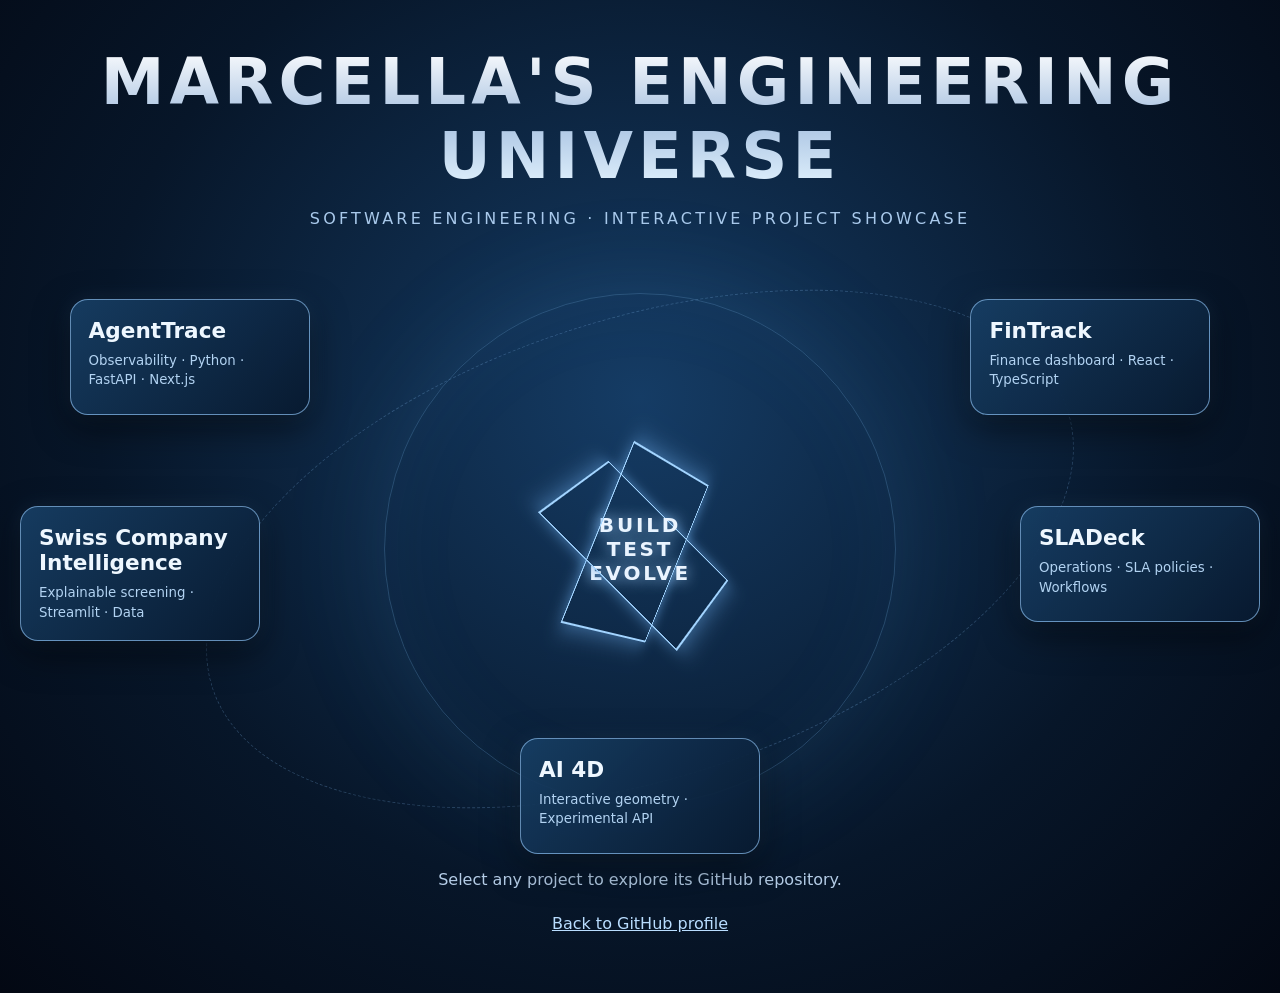
<file: index.html>
<!doctype html><html lang="en"><head><meta charset="utf-8"><meta name="viewport" content="width=device-width,initial-scale=1"><title>Marcella's Engineering Universe</title><style>:root{color-scheme:dark}*{box-sizing:border-box}body{margin:0;min-height:100vh;background:radial-gradient(ellipse at 50% 40%,#153c65,#071629 60%,#030813);font:16px system-ui,Arial;color:#eaf4ff;overflow-x:hidden}.wrap{max-width:1280px;margin:auto;padding:45px 20px 60px}header{text-align:center}h1{font-size:clamp(2rem,5vw,4rem);letter-spacing:.08em;margin:0;background:linear-gradient(#fff,#a8c2e1,#e4f4ff);background-clip:text;color:transparent}header p{color:#a9c9eb;letter-spacing:.2em}.universe{height:610px;position:relative;perspective:1100px;display:grid;place-items:center}.universe:before{content:"";position:absolute;width:510px;height:510px;border:1px solid #5085b266;border-radius:50%;box-shadow:0 0 110px #4c9ddd22,inset 0 0 80px #4c9ddd11;animation:spin 32s linear infinite}.core{width:210px;height:210px;position:absolute;display:grid;place-items:center;transform-style:preserve-3d;animation:float 6s ease-in-out infinite}.core:before,.core:after{content:"";position:absolute;inset:14px;border:2px solid #a2d4ff;box-shadow:0 0 25px #6ba9e8aa;transform:rotate(45deg) rotateX(62deg);animation:spin 17s linear infinite}.core:after{transform:rotate(22deg) rotateY(62deg);animation-direction:reverse;animation-duration:23s}.core strong{text-align:center;font-size:1.25rem;letter-spacing:.14em;text-shadow:0 0 15px #9dcfff}.orbit{position:absolute;width:min(94%,900px);height:460px;border:1px dashed #81b5e744;border-radius:50%;transform:rotate(-18deg);pointer-events:none}.node{position:absolute;display:block;width:240px;min-height:116px;text-decoration:none;color:#eef7ff;border:1px solid #8fc3f3a8;border-radius:18px;background:linear-gradient(135deg,#173e64ee,#081a30f5);padding:18px;box-shadow:0 12px 35px #0008,0 0 22px #5a9fdb24;transition:transform .3s,box-shadow .3s}.node:hover,.node:focus-visible{transform:translateY(-12px) scale(1.04);box-shadow:0 20px 55px #000a,0 0 35px #8bc7ff88;outline:2px solid #c9e7ff}.node strong{display:block;font-size:1.35rem}.node small{display:block;color:#b2d3f2;margin-top:8px;line-height:1.45}.n1{left:4%;top:9%}.n2{right:4%;top:9%}.n3{left:0;top:43%}.n4{right:0;top:43%}.n5{left:calc(50% - 120px);bottom:0}.hint{text-align:center;color:#b4cce6}footer{text-align:center;margin-top:25px}footer a{color:#b9ddff}@keyframes spin{to{rotate:360deg}}@keyframes float{50%{translate:0 -18px}}@media(max-width:700px){.universe{height:auto;display:flex;flex-direction:column;gap:16px;padding:30px 0}.universe:before,.orbit{display:none}.core{position:relative;order:0}.node{position:relative;left:auto;right:auto;top:auto;bottom:auto;width:min(100%,420px)}.n1{order:1}.n2{order:2}.n3{order:3}.n4{order:4}.n5{order:5}}@media(prefers-reduced-motion:reduce){*,*:before,*:after{animation:none!important;transition:none!important}}</style></head><body><div class="wrap"><header><h1>MARCELLA'S ENGINEERING UNIVERSE</h1><p>SOFTWARE ENGINEERING · INTERACTIVE PROJECT SHOWCASE</p></header><main class="universe"><div class="orbit"></div><div class="core"><strong>BUILD<br>TEST<br>EVOLVE</strong></div><a class="node n1" href="https://github.com/marcellabongiolo/AgentTrace"><strong>AgentTrace</strong><small>Observability · Python · FastAPI · Next.js</small></a><a class="node n2" href="https://github.com/marcellabongiolo/fintrack"><strong>FinTrack</strong><small>Finance dashboard · React · TypeScript</small></a><a class="node n3" href="https://github.com/marcellabongiolo/swiss-company-intelligence"><strong>Swiss Company Intelligence</strong><small>Explainable screening · Streamlit · Data</small></a><a class="node n4" href="https://github.com/marcellabongiolo/SLADeck"><strong>SLADeck</strong><small>Operations · SLA policies · Workflows</small></a><a class="node n5" href="https://github.com/marcellabongiolo/ai-4d"><strong>AI 4D</strong><small>Interactive geometry · Experimental API</small></a></main><p class="hint">Select any project to explore its GitHub repository.</p><footer><a href="https://github.com/marcellabongiolo">Back to GitHub profile</a></footer></div></body></html>
</file>
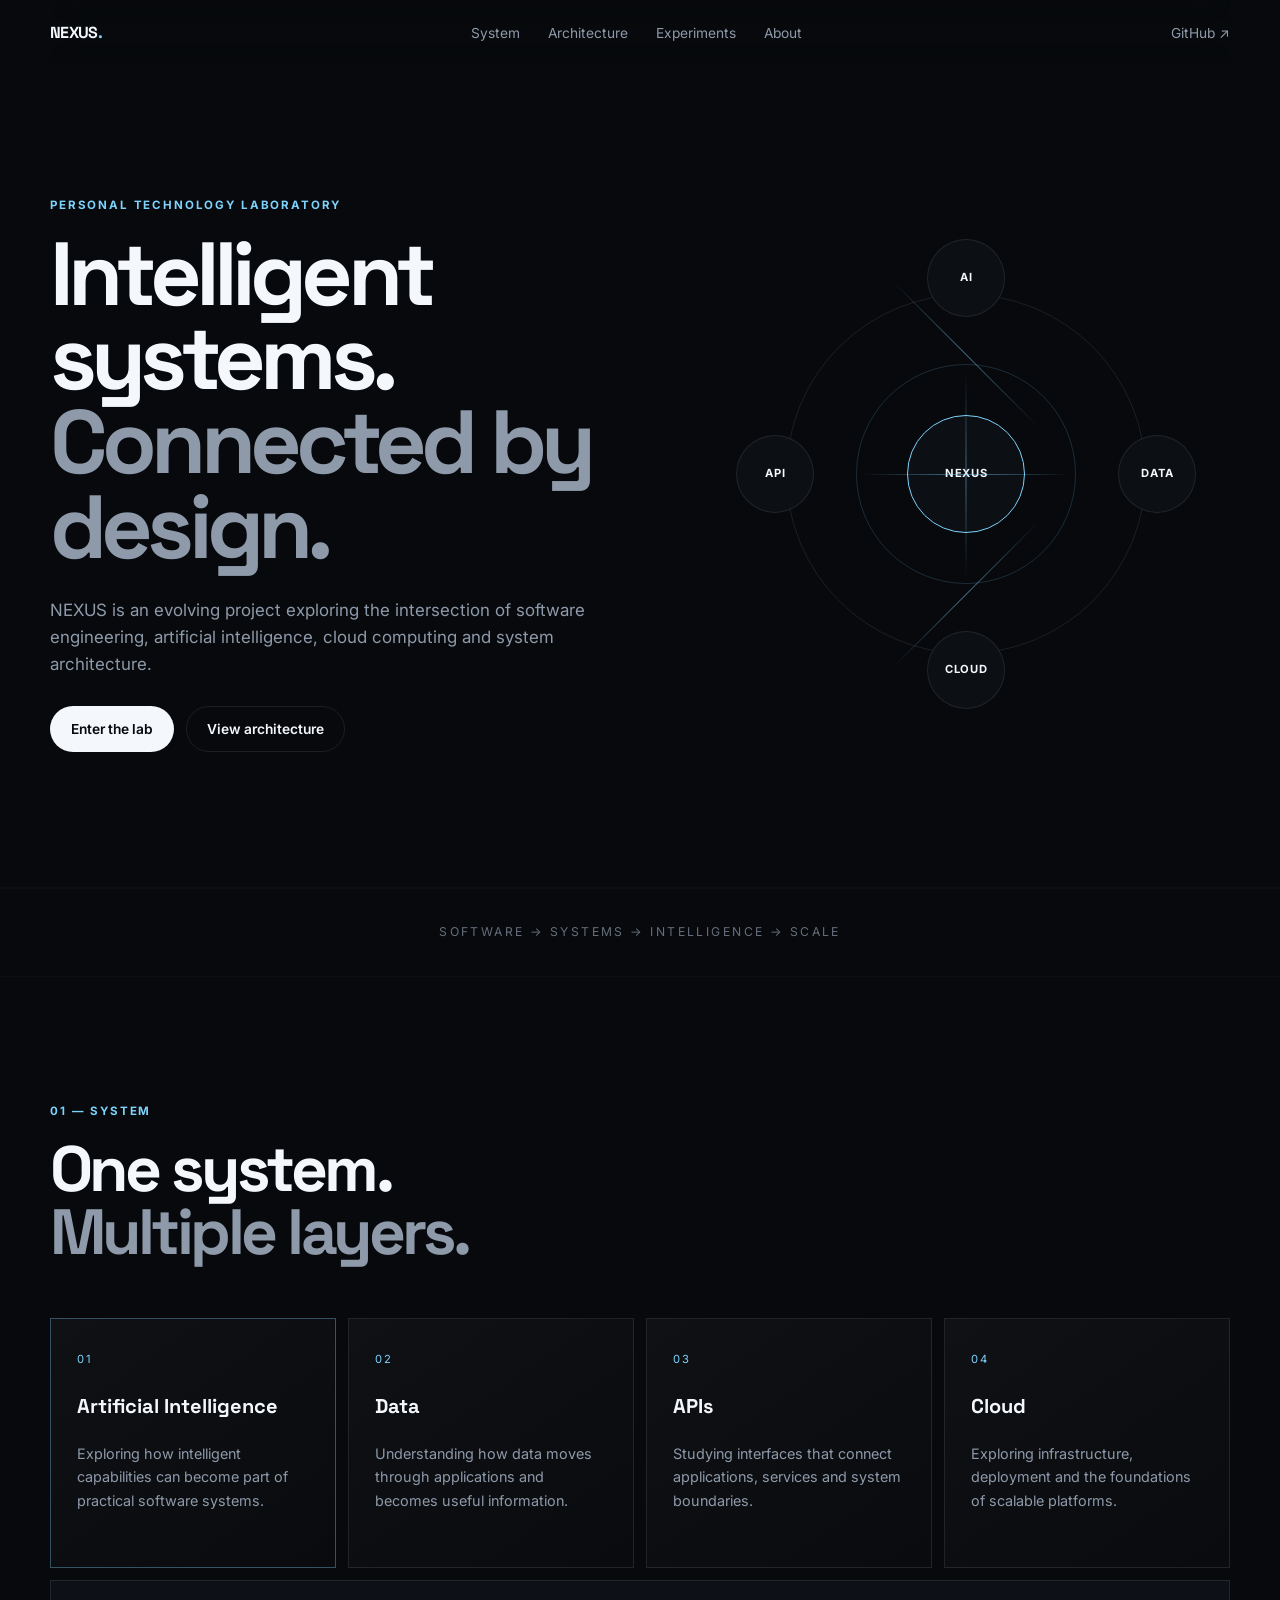
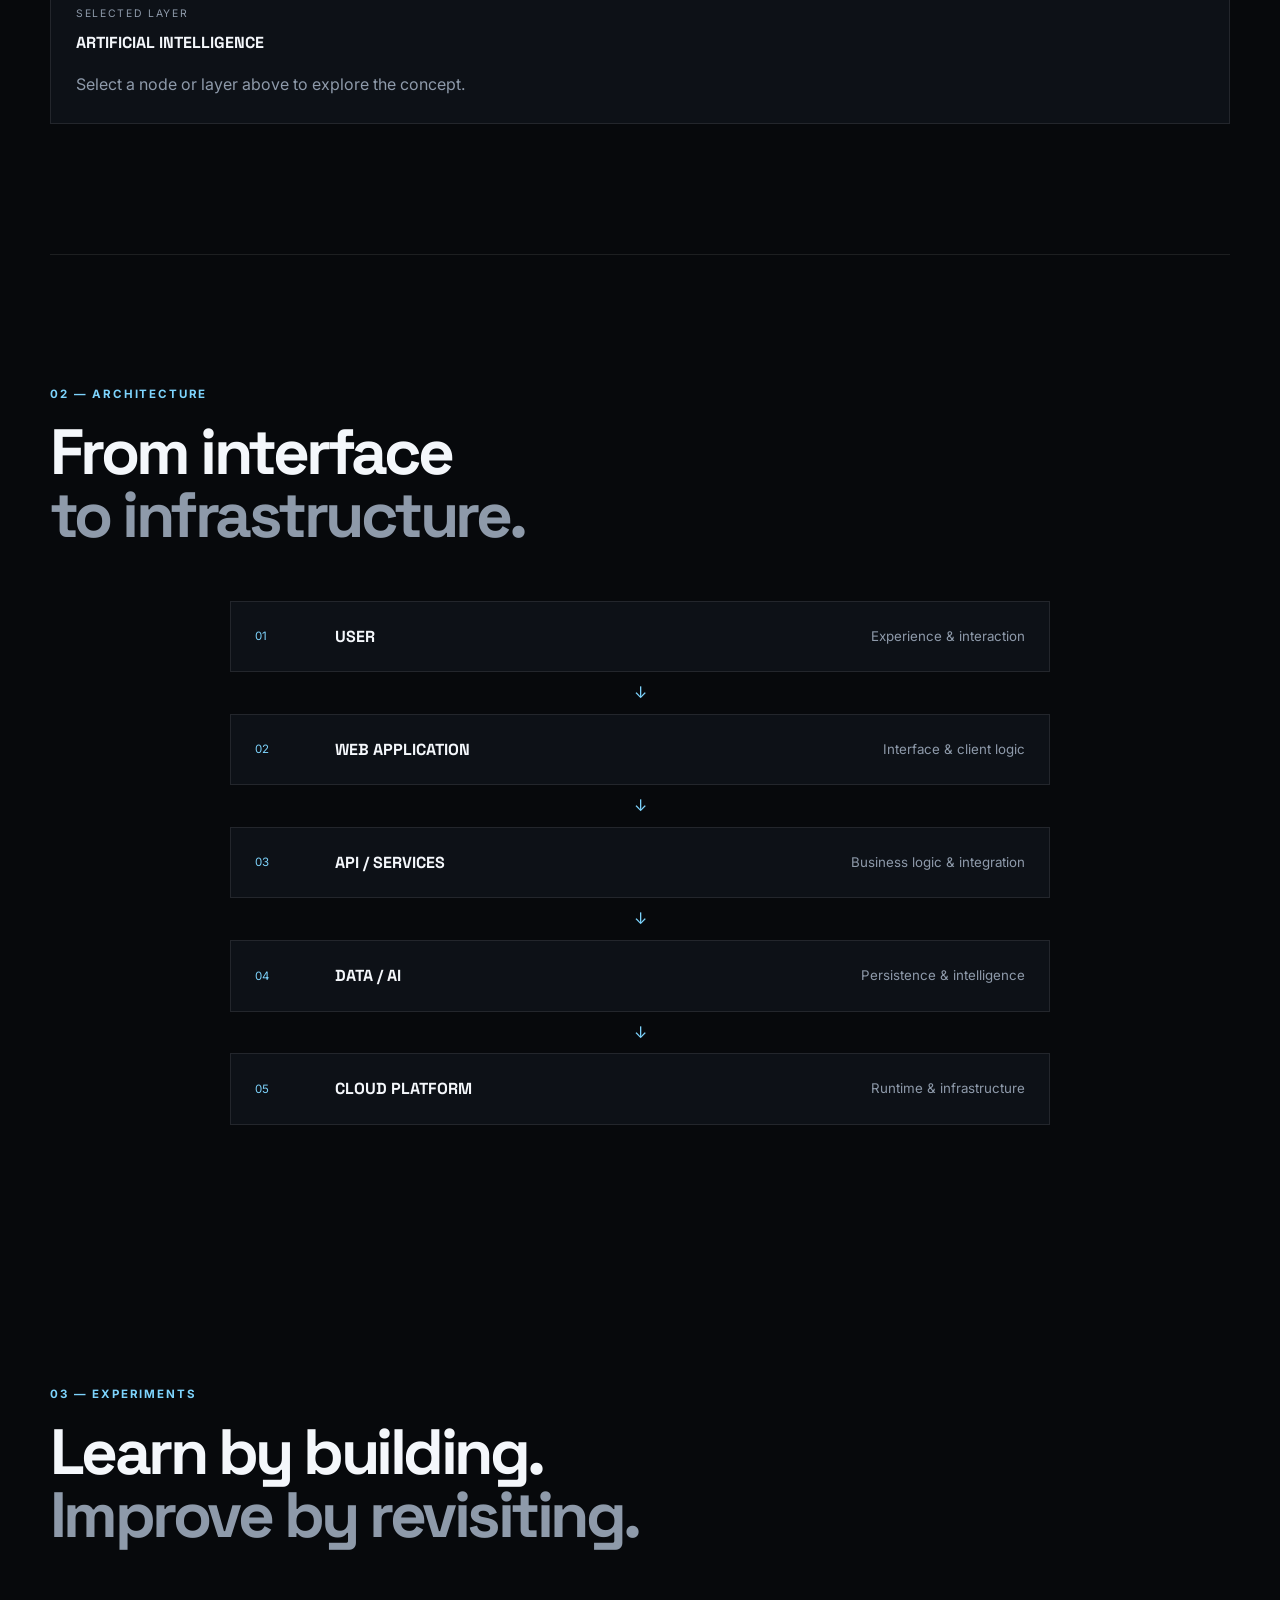
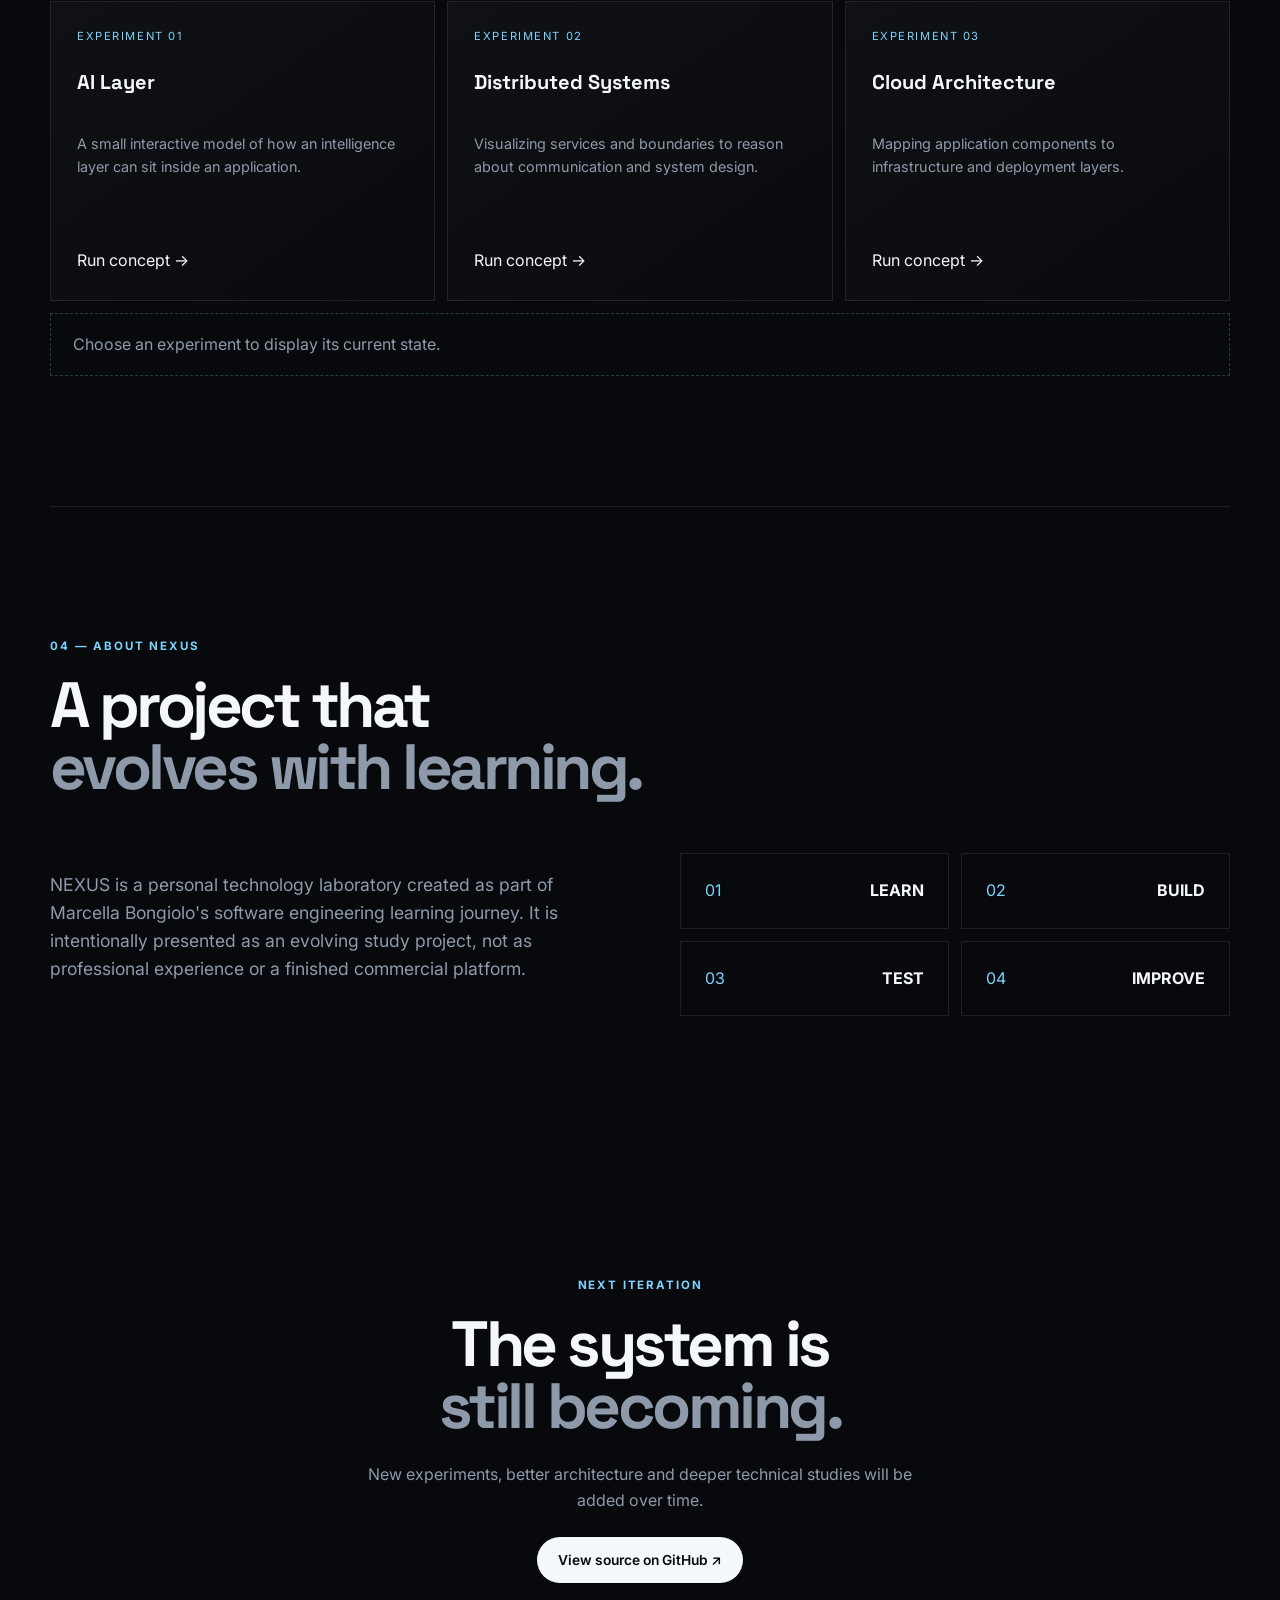
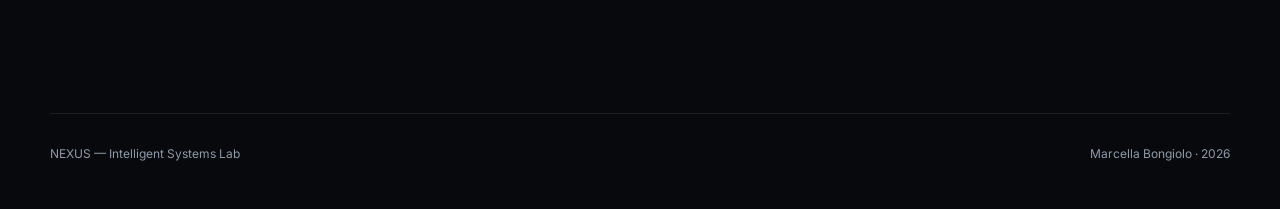
<file: projects/nexus-intelligent-systems/index.html>
<!doctype html>
<html lang="en">
<head>
  <meta charset="UTF-8" />
  <meta name="viewport" content="width=device-width, initial-scale=1.0" />
  <meta name="description" content="NEXUS — an interactive personal laboratory exploring software engineering, AI, cloud and system architecture." />
  <title>NEXUS — Intelligent Systems Lab</title>
  <link rel="preconnect" href="https://fonts.googleapis.com" />
  <link rel="preconnect" href="https://fonts.gstatic.com" crossorigin />
  <link href="https://fonts.googleapis.com/css2?family=Inter:wght@400;500;600;700&family=Space+Grotesk:wght@400;500;600;700&display=swap" rel="stylesheet" />
  <link rel="stylesheet" href="style.css" />
</head>
<body>
  <div class="grid-bg" aria-hidden="true"></div>

  <header class="site-header">
    <a class="brand" href="#top">NEXUS<span>.</span></a>
    <nav aria-label="Primary navigation">
      <a href="#system">System</a>
      <a href="#architecture">Architecture</a>
      <a href="#experiments">Experiments</a>
      <a href="#about">About</a>
    </nav>
    <a class="header-link" href="https://github.com/marcellabongiolo/Marcellabongiolo" target="_blank" rel="noreferrer">GitHub ↗</a>
  </header>

  <main id="top">
    <section class="hero section">
      <div class="hero-copy">
        <p class="eyebrow">PERSONAL TECHNOLOGY LABORATORY</p>
        <h1>Intelligent systems.<br /><span>Connected by design.</span></h1>
        <p class="hero-text">
          NEXUS is an evolving project exploring the intersection of software engineering,
          artificial intelligence, cloud computing and system architecture.
        </p>
        <div class="actions">
          <a class="button primary" href="#system">Enter the lab</a>
          <a class="button secondary" href="#architecture">View architecture</a>
        </div>
      </div>

      <div class="system-orbit" aria-label="Interactive system map">
        <div class="orbit orbit-one"></div>
        <div class="orbit orbit-two"></div>
        <div class="node node-core">NEXUS</div>
        <button class="node node-ai" data-topic="AI">AI</button>
        <button class="node node-data" data-topic="DATA">DATA</button>
        <button class="node node-cloud" data-topic="CLOUD">CLOUD</button>
        <button class="node node-api" data-topic="API">API</button>
        <div class="connection c1"></div>
        <div class="connection c2"></div>
        <div class="connection c3"></div>
        <div class="connection c4"></div>
      </div>
    </section>

    <section class="statement">
      <p>SOFTWARE → SYSTEMS → INTELLIGENCE → SCALE</p>
    </section>

    <section class="section" id="system">
      <div class="section-heading">
        <p class="eyebrow">01 — SYSTEM</p>
        <h2>One system.<br /><span>Multiple layers.</span></h2>
      </div>

      <div class="system-grid">
        <article class="info-card active" data-topic-card="AI">
          <span class="card-index">01</span>
          <h3>Artificial Intelligence</h3>
          <p>Exploring how intelligent capabilities can become part of practical software systems.</p>
        </article>
        <article class="info-card" data-topic-card="DATA">
          <span class="card-index">02</span>
          <h3>Data</h3>
          <p>Understanding how data moves through applications and becomes useful information.</p>
        </article>
        <article class="info-card" data-topic-card="API">
          <span class="card-index">03</span>
          <h3>APIs</h3>
          <p>Studying interfaces that connect applications, services and system boundaries.</p>
        </article>
        <article class="info-card" data-topic-card="CLOUD">
          <span class="card-index">04</span>
          <h3>Cloud</h3>
          <p>Exploring infrastructure, deployment and the foundations of scalable platforms.</p>
        </article>
      </div>

      <div class="topic-panel" id="topicPanel">
        <span class="panel-label">SELECTED LAYER</span>
        <strong id="panelTitle">ARTIFICIAL INTELLIGENCE</strong>
        <p id="panelText">Select a node or layer above to explore the concept.</p>
      </div>
    </section>

    <section class="section architecture" id="architecture">
      <div class="section-heading">
        <p class="eyebrow">02 — ARCHITECTURE</p>
        <h2>From interface<br /><span>to infrastructure.</span></h2>
      </div>

      <div class="architecture-stack">
        <div class="stack-layer"><span>01</span><strong>USER</strong><small>Experience & interaction</small></div>
        <div class="stack-arrow">↓</div>
        <div class="stack-layer"><span>02</span><strong>WEB APPLICATION</strong><small>Interface & client logic</small></div>
        <div class="stack-arrow">↓</div>
        <div class="stack-layer"><span>03</span><strong>API / SERVICES</strong><small>Business logic & integration</small></div>
        <div class="stack-arrow">↓</div>
        <div class="stack-layer"><span>04</span><strong>DATA / AI</strong><small>Persistence & intelligence</small></div>
        <div class="stack-arrow">↓</div>
        <div class="stack-layer"><span>05</span><strong>CLOUD PLATFORM</strong><small>Runtime & infrastructure</small></div>
      </div>
    </section>

    <section class="section" id="experiments">
      <div class="section-heading">
        <p class="eyebrow">03 — EXPERIMENTS</p>
        <h2>Learn by building.<br /><span>Improve by revisiting.</span></h2>
      </div>

      <div class="experiment-grid">
        <article class="experiment-card">
          <span>EXPERIMENT 01</span>
          <h3>AI Layer</h3>
          <p>A small interactive model of how an intelligence layer can sit inside an application.</p>
          <button class="experiment-button" data-message="The AI layer is currently a front-end concept and will evolve with future experiments.">Run concept →</button>
        </article>
        <article class="experiment-card">
          <span>EXPERIMENT 02</span>
          <h3>Distributed Systems</h3>
          <p>Visualizing services and boundaries to reason about communication and system design.</p>
          <button class="experiment-button" data-message="This experiment is currently a visual study of service boundaries and communication.">Run concept →</button>
        </article>
        <article class="experiment-card">
          <span>EXPERIMENT 03</span>
          <h3>Cloud Architecture</h3>
          <p>Mapping application components to infrastructure and deployment layers.</p>
          <button class="experiment-button" data-message="This concept focuses on understanding how application layers map to cloud infrastructure.">Run concept →</button>
        </article>
      </div>

      <div class="experiment-output" id="experimentOutput" role="status">
        Choose an experiment to display its current state.
      </div>
    </section>

    <section class="section about" id="about">
      <div class="section-heading">
        <p class="eyebrow">04 — ABOUT NEXUS</p>
        <h2>A project that<br /><span>evolves with learning.</span></h2>
      </div>
      <div class="about-layout">
        <p>
          NEXUS is a personal technology laboratory created as part of Marcella Bongiolo's
          software engineering learning journey. It is intentionally presented as an evolving
          study project, not as professional experience or a finished commercial platform.
        </p>
        <div class="principles">
          <div><span>01</span><strong>LEARN</strong></div>
          <div><span>02</span><strong>BUILD</strong></div>
          <div><span>03</span><strong>TEST</strong></div>
          <div><span>04</span><strong>IMPROVE</strong></div>
        </div>
      </div>
    </section>

    <section class="closing section">
      <p class="eyebrow">NEXT ITERATION</p>
      <h2>The system is<br /><span>still becoming.</span></h2>
      <p>New experiments, better architecture and deeper technical studies will be added over time.</p>
      <a class="button primary" href="https://github.com/marcellabongiolo/Marcellabongiolo/tree/main/projects/nexus-intelligent-systems" target="_blank" rel="noreferrer">View source on GitHub ↗</a>
    </section>
  </main>

  <footer>
    <span>NEXUS — Intelligent Systems Lab</span>
    <span>Marcella Bongiolo · 2026</span>
  </footer>

  <script src="app.js"></script>
</body>
</html>
</file>
<file: projects/nexus-intelligent-systems/style.css>
:root {
  --bg: #07090c;
  --panel: #0d1117;
  --panel-2: #111720;
  --text: #f4f7fb;
  --muted: #8e9aaa;
  --line: rgba(255,255,255,.09);
  --accent: #7dd3fc;
  --accent-soft: rgba(125,211,252,.12);
  --max: 1180px;
}

* { box-sizing: border-box; }
html { scroll-behavior: smooth; }
body {
  margin: 0;
  background: var(--bg);
  color: var(--text);
  font-family: Inter, system-ui, sans-serif;
  line-height: 1.6;
}
body::selection { background: var(--accent); color: #061018; }
a { color: inherit; text-decoration: none; }
button { font: inherit; }

.grid-bg {
  position: fixed;
  inset: 0;
  pointer-events: none;
  opacity: .24;
  background-image:
    linear-gradient(rgba(255,255,255,.035) 1px, transparent 1px),
    linear-gradient(90deg, rgba(255,255,255,.035) 1px, transparent 1px);
  background-size: 52px 52px;
  mask-image: linear-gradient(to bottom, black, transparent 85%);
}

.site-header {
  position: sticky;
  top: 0;
  z-index: 10;
  display: flex;
  align-items: center;
  justify-content: space-between;
  width: min(var(--max), calc(100% - 40px));
  margin: 0 auto;
  padding: 20px 0;
  backdrop-filter: blur(16px);
}
.brand {
  font-family: "Space Grotesk", sans-serif;
  font-weight: 700;
  letter-spacing: -.04em;
}
.brand span { color: var(--accent); }
.site-header nav { display: flex; gap: 28px; }
.site-header nav a, .header-link { color: var(--muted); font-size: .86rem; }
.site-header nav a:hover, .header-link:hover { color: var(--text); }

.section {
  width: min(var(--max), calc(100% - 40px));
  margin: 0 auto;
  padding: 130px 0;
}
.hero {
  min-height: 88vh;
  display: grid;
  grid-template-columns: 1.05fr .95fr;
  align-items: center;
  gap: 70px;
}
.eyebrow {
  margin: 0 0 18px;
  color: var(--accent);
  font-size: .72rem;
  font-weight: 700;
  letter-spacing: .16em;
}
h1, h2, h3 { font-family: "Space Grotesk", sans-serif; }
h1 {
  margin: 0;
  font-size: clamp(3.5rem, 7vw, 6.7rem);
  line-height: .94;
  letter-spacing: -.065em;
}
h1 span, h2 span { color: var(--muted); }
.hero-text {
  max-width: 620px;
  margin: 28px 0;
  color: var(--muted);
  font-size: 1.06rem;
}
.actions { display: flex; gap: 12px; flex-wrap: wrap; }
.button {
  display: inline-flex;
  align-items: center;
  justify-content: center;
  min-height: 46px;
  padding: 0 20px;
  border-radius: 999px;
  border: 1px solid var(--line);
  font-size: .86rem;
  font-weight: 600;
}
.button.primary { background: var(--text); color: #07090c; }
.button.secondary { color: var(--text); }
.button:hover { transform: translateY(-2px); }

.system-orbit {
  position: relative;
  width: min(500px, 100%);
  aspect-ratio: 1;
  margin: auto;
}
.orbit {
  position: absolute;
  inset: 14%;
  border: 1px solid var(--line);
  border-radius: 50%;
}
.orbit-two { inset: 28%; border-color: rgba(125,211,252,.18); }
.node {
  position: absolute;
  display: grid;
  place-items: center;
  width: 78px;
  height: 78px;
  border: 1px solid var(--line);
  border-radius: 50%;
  background: rgba(13,17,23,.86);
  color: var(--text);
  font-size: .7rem;
  font-weight: 700;
  letter-spacing: .08em;
}
.node:hover, .node.active { border-color: var(--accent); box-shadow: 0 0 32px var(--accent-soft); }
.node-core { left: 50%; top: 50%; transform: translate(-50%,-50%); width: 118px; height: 118px; border-color: var(--accent); }
.node-ai { left: 50%; top: 3%; transform: translateX(-50%); }
.node-data { right: 4%; top: 50%; transform: translateY(-50%); }
.node-cloud { left: 50%; bottom: 3%; transform: translateX(-50%); }
.node-api { left: 4%; top: 50%; transform: translateY(-50%); }
.connection { position: absolute; height: 1px; background: linear-gradient(90deg, transparent, rgba(125,211,252,.5), transparent); transform-origin: center; }
.c1 { width: 42%; left: 29%; top: 26%; transform: rotate(45deg); }
.c2 { width: 42%; left: 29%; top: 74%; transform: rotate(-45deg); }
.c3 { width: 42%; left: 29%; top: 50%; }
.c4 { width: 42%; left: 29%; top: 50%; transform: rotate(90deg); }

.statement {
  border-block: 1px solid var(--line);
  padding: 22px;
  text-align: center;
  color: var(--muted);
  font-size: .76rem;
  letter-spacing: .2em;
}

.section-heading { margin-bottom: 54px; }
h2 {
  margin: 0;
  font-size: clamp(2.6rem, 5vw, 5rem);
  line-height: .98;
  letter-spacing: -.055em;
}
.system-grid, .experiment-grid {
  display: grid;
  grid-template-columns: repeat(4, 1fr);
  gap: 12px;
}
.info-card, .experiment-card {
  min-height: 250px;
  padding: 26px;
  border: 1px solid var(--line);
  background: linear-gradient(145deg, rgba(255,255,255,.035), rgba(255,255,255,.01));
  transition: .25s ease;
}
.info-card:hover, .info-card.active, .experiment-card:hover {
  border-color: rgba(125,211,252,.35);
  transform: translateY(-4px);
}
.card-index, .experiment-card > span { color: var(--accent); font-size: .7rem; letter-spacing: .14em; }
.info-card h3, .experiment-card h3 { font-size: 1.25rem; }
.info-card p, .experiment-card p { color: var(--muted); font-size: .9rem; }
.topic-panel {
  margin-top: 12px;
  padding: 25px;
  border: 1px solid var(--line);
  background: var(--panel);
}
.panel-label { display: block; color: var(--muted); font-size: .65rem; letter-spacing: .16em; margin-bottom: 8px; }
.topic-panel strong { font-family: "Space Grotesk"; }
.topic-panel p { color: var(--muted); margin-bottom: 0; }

.architecture { border-top: 1px solid var(--line); }
.architecture-stack { max-width: 820px; margin: auto; }
.stack-layer {
  display: grid;
  grid-template-columns: 60px 1fr auto;
  gap: 20px;
  align-items: center;
  padding: 22px 24px;
  border: 1px solid var(--line);
  background: var(--panel);
}
.stack-layer span { color: var(--accent); font-size: .72rem; }
.stack-layer strong { font-family: "Space Grotesk"; }
.stack-layer small { color: var(--muted); }
.stack-arrow { text-align: center; color: var(--accent); padding: 8px; }

.experiment-grid { grid-template-columns: repeat(3, 1fr); }
.experiment-card { min-height: 300px; display: flex; flex-direction: column; }
.experiment-button {
  align-self: flex-start;
  margin-top: auto;
  padding: 0;
  border: 0;
  background: transparent;
  color: var(--text);
  cursor: pointer;
}
.experiment-button:hover { color: var(--accent); }
.experiment-output {
  margin-top: 12px;
  padding: 18px 22px;
  border: 1px dashed rgba(125,211,252,.25);
  color: var(--muted);
}

.about { border-top: 1px solid var(--line); }
.about-layout { display: grid; grid-template-columns: 1fr 1fr; gap: 80px; }
.about-layout > p { max-width: 620px; color: var(--muted); font-size: 1.1rem; }
.principles { display: grid; grid-template-columns: 1fr 1fr; gap: 12px; }
.principles div { padding: 24px; border: 1px solid var(--line); display: flex; justify-content: space-between; }
.principles span { color: var(--accent); }

.closing { text-align: center; }
.closing > p:not(.eyebrow) { max-width: 560px; margin: 24px auto; color: var(--muted); }

footer {
  display: flex;
  justify-content: space-between;
  width: min(var(--max), calc(100% - 40px));
  margin: auto;
  padding: 30px 0 45px;
  border-top: 1px solid var(--line);
  color: var(--muted);
  font-size: .75rem;
}

@media (max-width: 850px) {
  .site-header nav { display: none; }
  .hero { grid-template-columns: 1fr; padding-top: 90px; }
  .system-grid { grid-template-columns: 1fr 1fr; }
  .experiment-grid, .about-layout { grid-template-columns: 1fr; }
  .stack-layer { grid-template-columns: 42px 1fr; }
  .stack-layer small { grid-column: 2; }
}
@media (max-width: 560px) {
  .section { padding: 90px 0; }
  h1 { font-size: 3.5rem; }
  .system-grid { grid-template-columns: 1fr; }
  .system-orbit { width: 330px; }
  footer { flex-direction: column; gap: 8px; }
}
</file>
